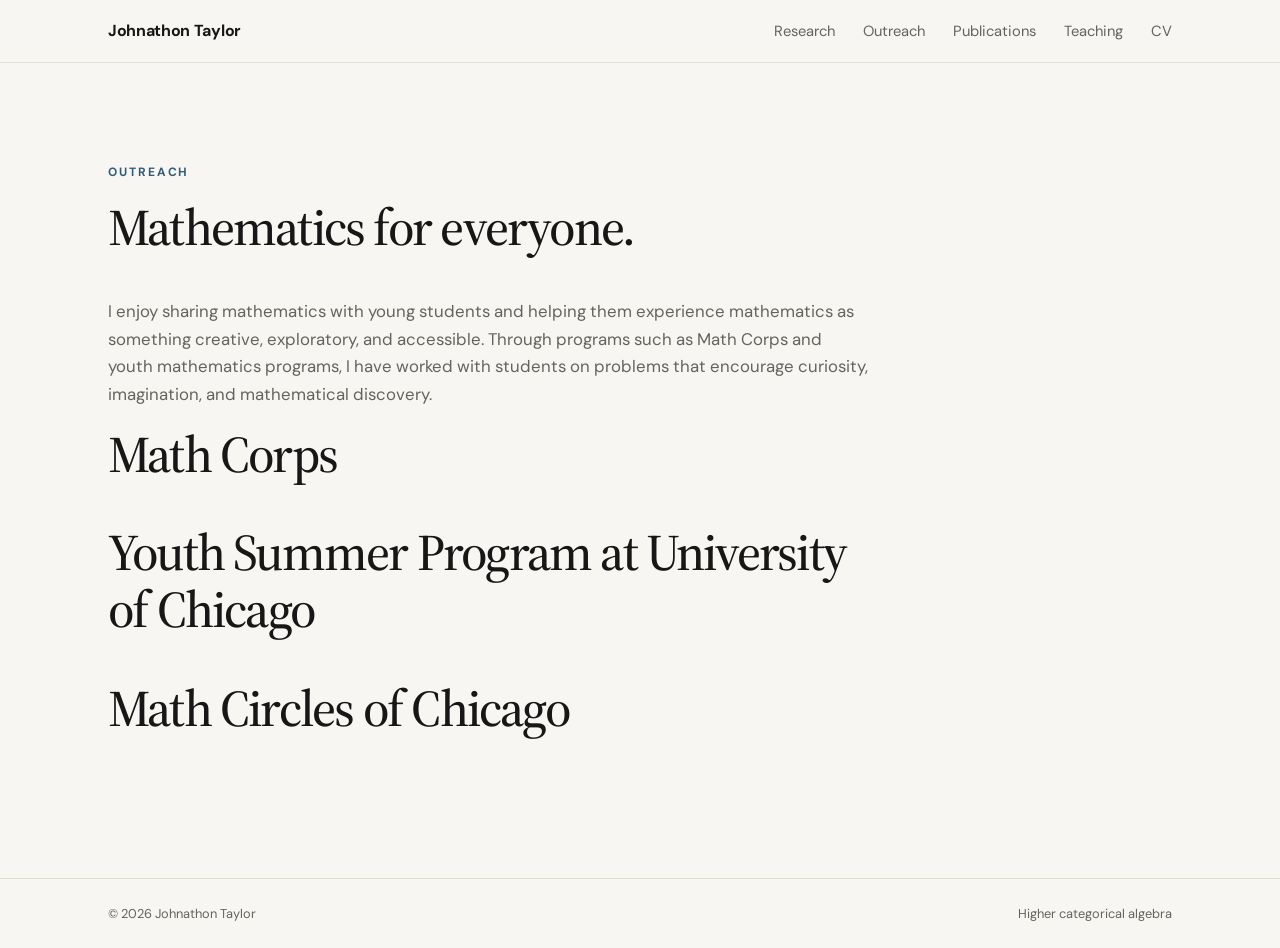
<file: outreach.html>
<!DOCTYPE html>
<html lang="en">
<head>
    <meta charset="UTF-8">
    <meta name="viewport" content="width=device-width, initial-scale=1.0">
    <title>Johnathon Taylor | Outreach</title>
    <meta name="description" content="Johnathon Taylor's mathematics outreach activities.">
    <link rel="stylesheet" href="assets/style.css">
    <link rel="preconnect" href="https://fonts.googleapis.com">
    <link rel="preconnect" href="https://fonts.gstatic.com" crossorigin>
    <link href="https://fonts.googleapis.com/css2?family=DM+Sans:wght@400;500;600;700&family=Source+Serif+4:opsz,wght@8..60,400;8..60,500&display=swap" rel="stylesheet">
</head>
<body>
<header class="site-header">
    <div class="nav-container">
        <a class="site-name" href="index.html">Johnathon Taylor</a>
        <nav>
            <a href="index.html#research">Research</a>
            <a href="outreach.html">Outreach</a>
            <a href="publications.html">Publications</a>
            <a href="teaching.html">Teaching</a>
            <a href="cv.html">CV</a>
        </nav>
    </div>
</header>
<main>
    <section class="section">
        <div class="section-heading">
            <p class="eyebrow">OUTREACH</p>
            <h2>Mathematics for everyone.</h2>
            <p>
                I enjoy sharing mathematics with young students and helping them
                experience mathematics as something creative, exploratory, and
                accessible. Through programs such as Math Corps and youth mathematics
                programs, I have worked with students on problems that encourage
                curiosity, imagination, and mathematical discovery.
            </p>

            <h2>Math Corps</h2>
            <h2>Youth Summer Program at University of Chicago</h2>
            <h2>Math Circles of Chicago</h2>
        </div>
    </section>
</main>
<footer>
    <div class="footer-inner">
        <span>© 2026 Johnathon Taylor</span>
        <span>Higher categorical algebra</span>
    </div>
</footer>
</body>
</html>
</file>
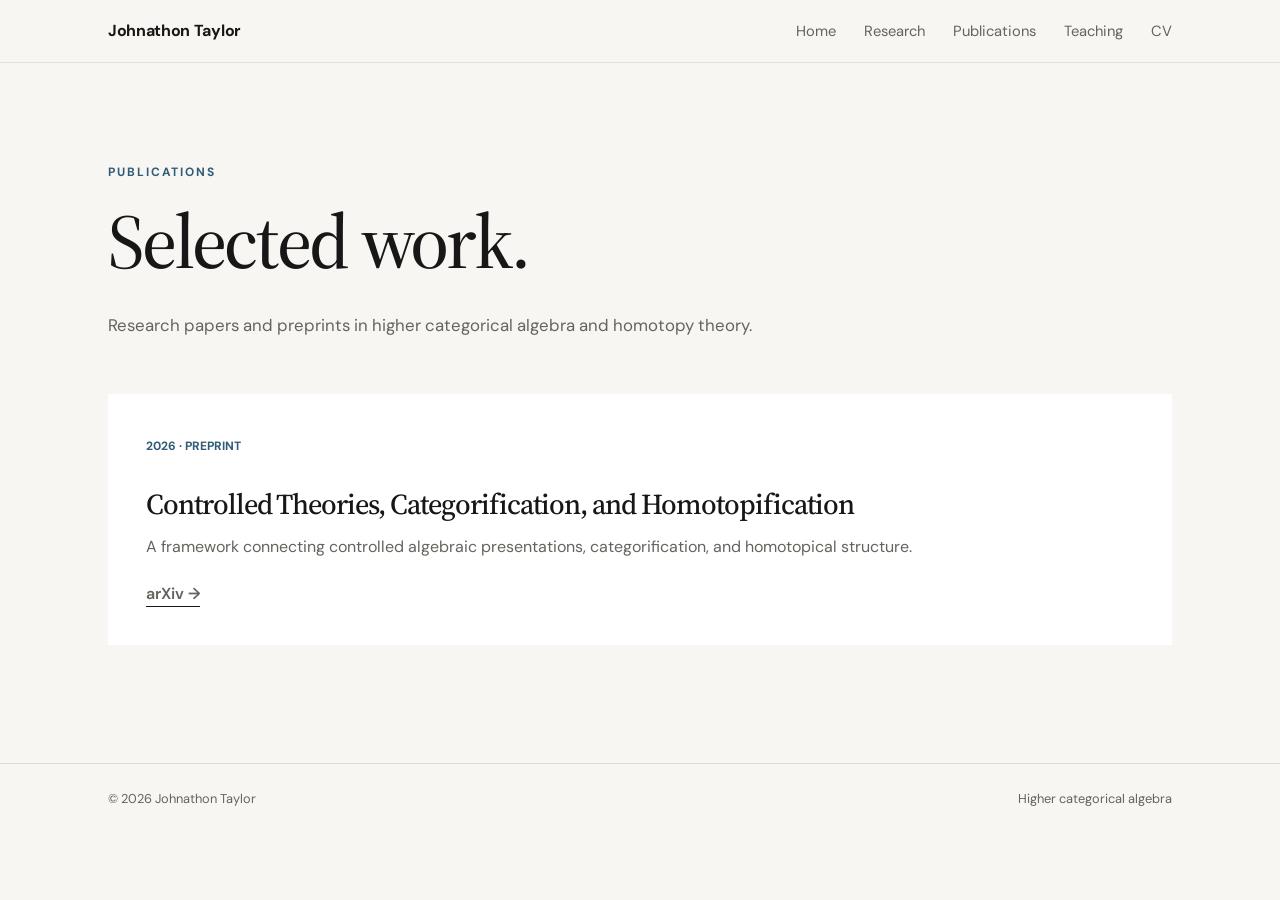
<file: publications.html>
<!DOCTYPE html><html lang="en"><head><meta charset="UTF-8"><meta name="viewport" content="width=device-width,initial-scale=1.0"><title>Publications | Johnathon Taylor</title><link rel="stylesheet" href="assets/style.css"><link rel="preconnect" href="https://fonts.googleapis.com"><link rel="preconnect" href="https://fonts.gstatic.com" crossorigin><link href="https://fonts.googleapis.com/css2?family=DM+Sans:wght@400;500;600;700&family=Source+Serif+4:opsz,wght@8..60,400;8..60,500&display=swap" rel="stylesheet"></head><body><header class="site-header"><div class="nav-container"><a class="site-name" href="index.html">Johnathon Taylor</a><nav><a href="index.html">Home</a><a href="research.html">Research</a><a href="publications.html">Publications</a><a href="teaching.html">Teaching</a><a href="cv.html">CV</a></nav></div></header><main><section class="section"><div class="section-heading"><p class="eyebrow">PUBLICATIONS</p><h1>Selected work.</h1><p>Research papers and preprints in higher categorical algebra and homotopy theory.</p></div><div style="margin-top:55px"><article class="research-card" style="margin-bottom:18px"><span class="card-number">2026 · PREPRINT</span><h3>Controlled Theories, Categorification, and Homotopification</h3><p>A framework connecting controlled algebraic presentations, categorification, and homotopical structure.</p><p style="margin-top:20px"><a class="text-link" href="https://arxiv.org/" target="_blank" rel="noopener">arXiv →</a></p></article></div></section></main><footer><div class="footer-inner"><span>© 2026 Johnathon Taylor</span><span>Higher categorical algebra</span></div></footer></body></html>
</file>
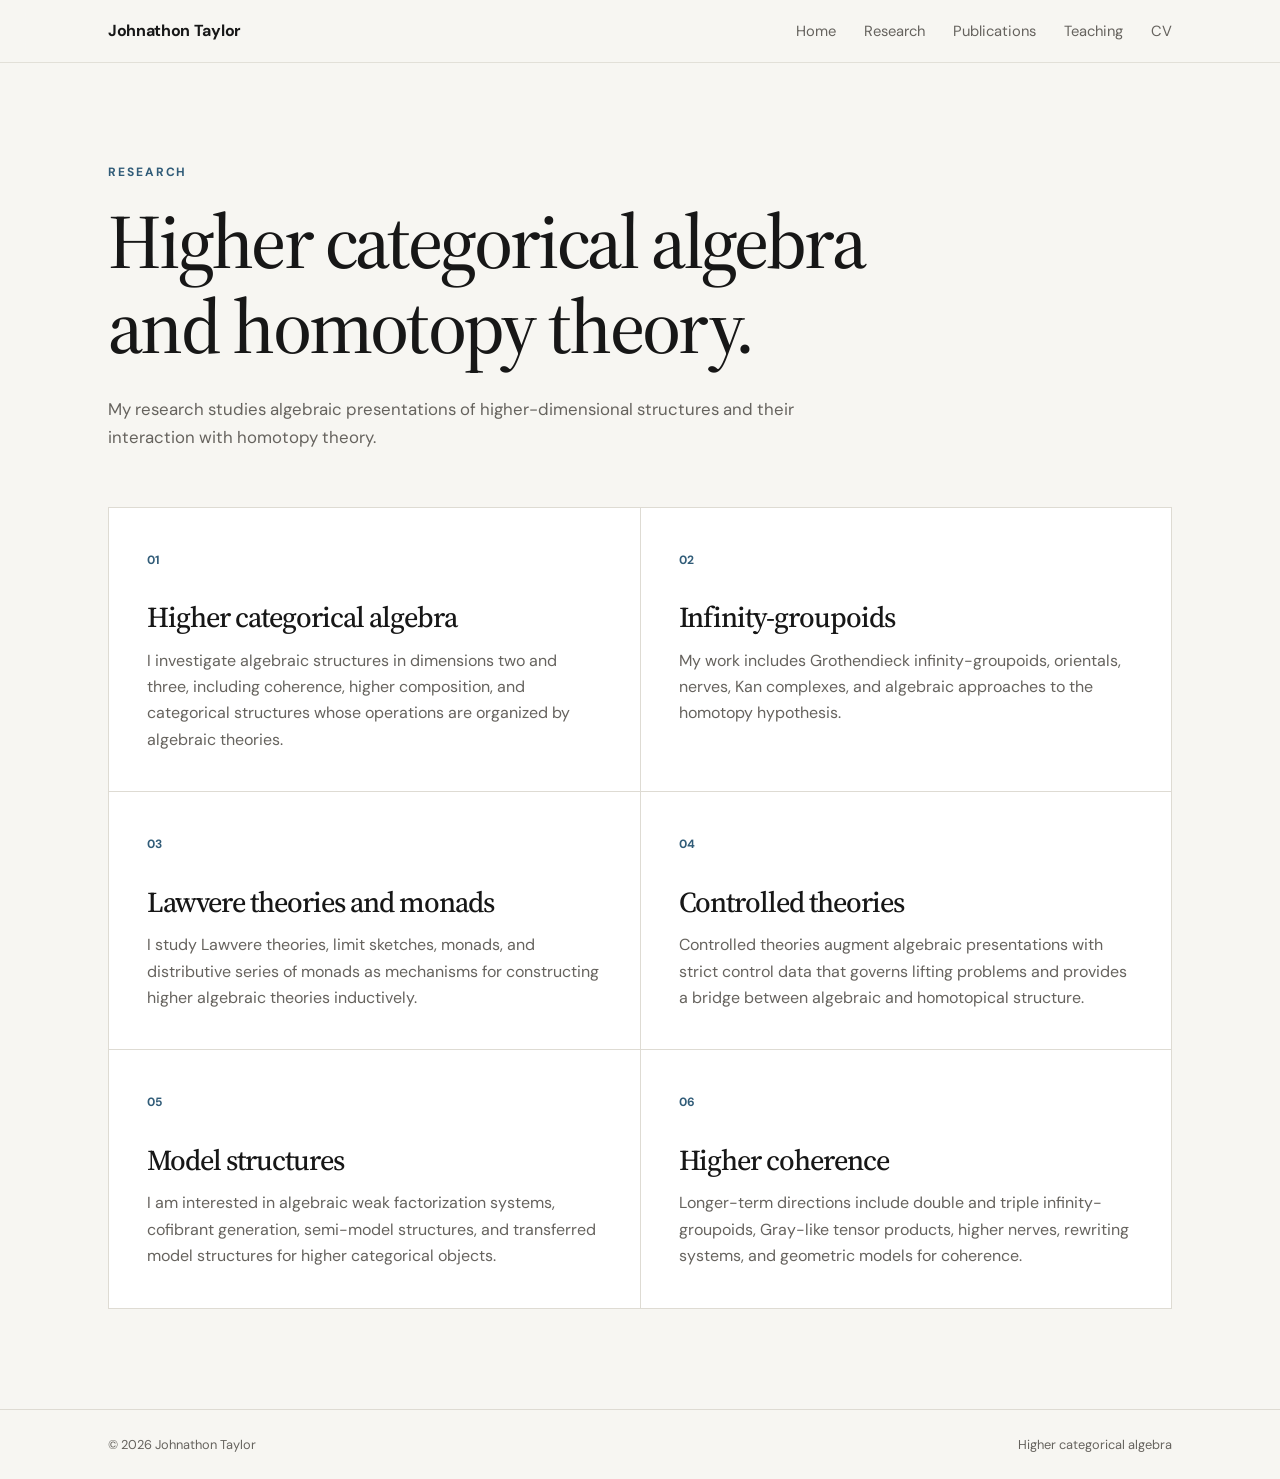
<file: research.html>
<!DOCTYPE html><html lang="en"><head><meta charset="UTF-8"><meta name="viewport" content="width=device-width,initial-scale=1.0"><title>Research | Johnathon Taylor</title><link rel="stylesheet" href="assets/style.css"><link rel="preconnect" href="https://fonts.googleapis.com"><link rel="preconnect" href="https://fonts.gstatic.com" crossorigin><link href="https://fonts.googleapis.com/css2?family=DM+Sans:wght@400;500;600;700&family=Source+Serif+4:opsz,wght@8..60,400;8..60,500&display=swap" rel="stylesheet"></head><body><header class="site-header"><div class="nav-container"><a class="site-name" href="index.html">Johnathon Taylor</a><nav><a href="index.html">Home</a><a href="research.html">Research</a><a href="publications.html">Publications</a><a href="teaching.html">Teaching</a><a href="cv.html">CV</a></nav></div></header><main><section class="section"><div class="section-heading"><p class="eyebrow">RESEARCH</p><h1>Higher categorical algebra and homotopy theory.</h1><p>My research studies algebraic presentations of higher-dimensional structures and their interaction with homotopy theory.</p></div><div class="research-grid"><article class="research-card"><span class="card-number">01</span><h3>Higher categorical algebra</h3><p>I investigate algebraic structures in dimensions two and three, including coherence, higher composition, and categorical structures whose operations are organized by algebraic theories.</p></article><article class="research-card"><span class="card-number">02</span><h3>Infinity-groupoids</h3><p>My work includes Grothendieck infinity-groupoids, orientals, nerves, Kan complexes, and algebraic approaches to the homotopy hypothesis.</p></article><article class="research-card"><span class="card-number">03</span><h3>Lawvere theories and monads</h3><p>I study Lawvere theories, limit sketches, monads, and distributive series of monads as mechanisms for constructing higher algebraic theories inductively.</p></article><article class="research-card"><span class="card-number">04</span><h3>Controlled theories</h3><p>Controlled theories augment algebraic presentations with strict control data that governs lifting problems and provides a bridge between algebraic and homotopical structure.</p></article><article class="research-card"><span class="card-number">05</span><h3>Model structures</h3><p>I am interested in algebraic weak factorization systems, cofibrant generation, semi-model structures, and transferred model structures for higher categorical objects.</p></article><article class="research-card"><span class="card-number">06</span><h3>Higher coherence</h3><p>Longer-term directions include double and triple infinity-groupoids, Gray-like tensor products, higher nerves, rewriting systems, and geometric models for coherence.</p></article></div></section></main><footer><div class="footer-inner"><span>© 2026 Johnathon Taylor</span><span>Higher categorical algebra</span></div></footer></body></html>
</file>
<file: assets/style.css>
:root{--bg:#f7f6f2;--paper:#fff;--ink:#171717;--muted:#66635e;--line:#dedbd3;--accent:#315c78;--accent-light:#e6eef3;--max:1120px}*{box-sizing:border-box}html{scroll-behavior:smooth}body{margin:0;background:var(--bg);color:var(--ink);font-family:'DM Sans',sans-serif;line-height:1.65}a{color:inherit}.site-header{position:sticky;top:0;z-index:20;background:rgba(247,246,242,.92);backdrop-filter:blur(12px);border-bottom:1px solid rgba(222,219,211,.8)}.nav-container{max-width:var(--max);margin:auto;padding:18px 28px;display:flex;align-items:center;justify-content:space-between}.site-name{font-weight:700;text-decoration:none;letter-spacing:-.02em}.nav-container nav{display:flex;gap:28px}.nav-container nav a{text-decoration:none;color:var(--muted);font-size:.92rem}.nav-container nav a:hover{color:var(--ink)}.hero{max-width:var(--max);margin:auto;min-height:690px;padding:100px 28px 90px;display:grid;grid-template-columns:1.15fr .85fr;gap:60px;align-items:center}.eyebrow{margin:0 0 16px;font-size:.75rem;font-weight:700;letter-spacing:.16em;color:var(--accent)}h1,h2,h3{margin-top:0;line-height:1.1;letter-spacing:-.035em}h1{font-family:'Source Serif 4',serif;font-size:clamp(3rem,6vw,5.6rem);font-weight:500;margin-bottom:28px}h1 span{display:block;color:var(--muted)}.hero-text{max-width:650px;font-size:1.1rem;color:var(--muted)}.hero-links{display:flex;align-items:center;gap:26px;margin-top:36px}.button{display:inline-block;background:var(--ink);color:white;padding:12px 20px;border-radius:3px;text-decoration:none;font-weight:600}.text-link{font-weight:600;text-decoration:none;border-bottom:1px solid var(--ink);padding-bottom:2px}.hero-diagram{position:relative;width:360px;height:330px;margin:auto}.diagram-node{position:absolute;width:15px;height:15px;background:var(--ink);border-radius:50%;z-index:2}.node-a{left:40px;top:235px}.node-b{left:175px;top:55px}.node-c{right:30px;top:235px}.diagram-line{position:absolute;height:1px;background:#a9a59c;transform-origin:left center}.line-ab{left:47px;top:242px;width:223px;transform:rotate(-39deg)}.line-bc{left:182px;top:62px;width:222px;transform:rotate(39deg)}.line-ac{left:47px;top:242px;width:333px}.diagram-label{position:absolute;font-family:'Source Serif 4',serif;font-size:1.5rem}.label-a{left:35px;top:255px}.label-b{left:170px;top:15px}.label-c{right:24px;top:255px}.section{max-width:var(--max);margin:auto;padding:100px 28px}.section-heading{max-width:760px}.section-heading h2,.about-inner h2,.contact-section h2{font-family:'Source Serif 4',serif;font-size:clamp(2.3rem,4vw,4rem);font-weight:500}.section-heading>p:not(.eyebrow){color:var(--muted);font-size:1.05rem}.hometown-photo{margin:45px 0 0;max-width:319px}.hometown-photo img{display:block;width:100%;height:auto}.hometown-photo figcaption{margin-top:10px;color:var(--muted);font-size:.78rem;line-height:1.5}.research-grid{margin-top:55px;display:grid;grid-template-columns:repeat(2,1fr);gap:1px;background:var(--line);border:1px solid var(--line)}.research-card{background:var(--paper);padding:38px}.card-number{font-size:.75rem;color:var(--accent);font-weight:700}.research-card h3{font-family:'Source Serif 4',serif;font-size:1.8rem;font-weight:500;margin:30px 0 14px}.research-card p{color:var(--muted);margin:0}.about-section{background:var(--accent-light);border-top:1px solid var(--line);border-bottom:1px solid var(--line)}.about-inner{max-width:var(--max);margin:auto;padding:100px 28px}.about-inner h2{max-width:800px}.about-inner p:not(.eyebrow){max-width:760px;color:#4e4c48;font-size:1.05rem}.publication-feature{border-bottom:1px solid var(--line)}.publication-feature .section-heading{padding-left:45px;border-left:3px solid var(--accent)}.contact-section{max-width:var(--max);margin:auto;padding:100px 28px;display:flex;justify-content:space-between;align-items:center;gap:40px}.contact-section h2{margin-bottom:0}footer{border-top:1px solid var(--line)}.footer-inner{max-width:var(--max);margin:auto;padding:24px 28px;display:flex;justify-content:space-between;color:var(--muted);font-size:.8rem}@media(max-width:800px){.nav-container nav{gap:14px}.hero{grid-template-columns:1fr;min-height:auto;padding-top:70px}.hero-diagram{order:-1;width:280px;height:240px}.node-a{left:15px;top:170px}.node-b{left:130px;top:35px}.node-c{right:10px;top:170px}.line-ab{left:22px;top:177px;width:170px}.line-bc{left:137px;top:42px;width:170px}.line-ac{left:22px;top:177px;width:255px}.label-a{left:10px;top:190px}.label-b{left:125px;top:0}.label-c{right:4px;top:190px}.research-grid{grid-template-columns:1fr}.contact-section{align-items:flex-start;flex-direction:column}}@media(max-width:520px){.nav-container{padding:15px 18px}.site-name{font-size:.9rem}.nav-container nav{gap:10px}.nav-container nav a{font-size:.78rem}.hero,.section,.about-inner,.contact-section{padding-left:18px;padding-right:18px}h1{font-size:2.9rem}.hero-text{font-size:1rem}.footer-inner{padding-left:18px;padding-right:18px;flex-direction:column;gap:6px}}
</file>
